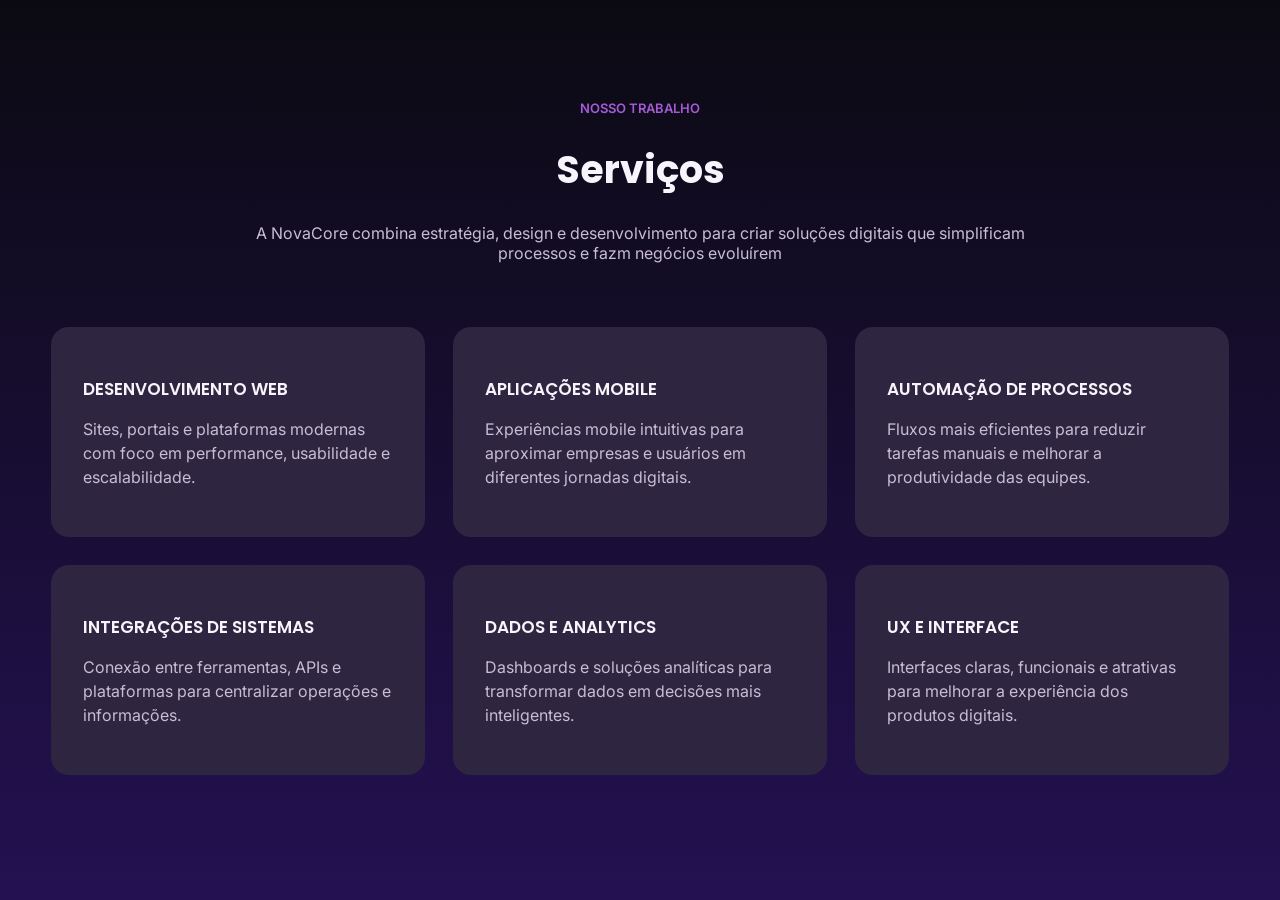
<file: exercicio-15-09-26/index.html>
<!DOCTYPE html>
<html lang="en">
<head>
    <meta charset="UTF-8">
    <meta name="viewport" content="width=device-width, initial-scale=1.0">
    <title>Document</title>
    <link rel="stylesheet" href="style.css">

    <link rel="preconnect" href="https://fonts.googleapis.com">
    <link rel="preconnect" href="https://fonts.gstatic.com" crossorigin>
    <link href="https://fonts.googleapis.com/css2?family=Inter:ital,opsz,wght@0,14..32,100..900;1,14..32,100..900&family=Poppins:ital,wght@0,100;0,200;0,300;0,400;0,500;0,600;0,700;0,800;0,900;1,100;1,200;1,300;1,400;1,500;1,600;1,700;1,800;1,900&display=swap" rel="stylesheet">

</head>
<body>
    <section class="servicos">
       <div class="cabecalho">
        <p class="sobrancelha">nosso trabalho</p>
        <h1 class="titulo">serviços</h1>
        <p class="desc">A NovaCore combina estratégia, design e desenvolvimento para criar soluções digitais que simplificam processos e fazm negócios evoluírem</p>
       </div> 
       <div class="conteudo">

        <div class="card"><h5 class="cardnome">Desenvolvimento Web</h5><p class="cardtexto">Sites, portais e plataformas modernas com foco em performance, usabilidade e escalabilidade.</p></div>

        <div class="card"><h5 class="cardnome">Aplicações Mobile</h5><p class="cardtexto">Experiências mobile intuitivas para aproximar empresas e usuários em diferentes jornadas digitais.</p></div>
        
        <div class="card"><h5 class="cardnome">Automação de Processos</h5><p class="cardtexto">Fluxos mais eficientes para reduzir tarefas manuais e melhorar a produtividade das equipes.</p></div>

        <div class="card"><h5 class="cardnome">Integrações de Sistemas</h5><p class="cardtexto">Conexão entre ferramentas, APIs e plataformas para centralizar operações e informações.</p></div>

        <div class="card"><h5 class="cardnome">Dados e Analytics</h5><p class="cardtexto">Dashboards e soluções analíticas para transformar dados em decisões mais inteligentes.</p></div>

        <div class="card"><h5 class="cardnome">UX e Interface</h5><p class="cardtexto">Interfaces claras, funcionais e atrativas para melhorar a experiência dos produtos digitais.</p></div>

       </div> 
    </section>
</body>
</html>
</file>
<file: exercicio-15-09-26/style.css>
*{
 box-sizing: border-box;
 margin: 0;
 padding: 0;
}
:root{
    --cor-sobrancelha: #a55ad7;
    --cor-fundo:#0b0a12;
    --cor-texto: #f7f4fb;
    --cor-desc: #c8bdd4;
    --font-desc: Inter;
    --font-titulo: Poppins;

    --cor-card:#2E2540;
}

section{
    min-height: 100vh;
    background-color: var(--cor-fundo)
}
.servicos{
    background: linear-gradient(
        var(--cor-fundo),
        rgba(21, 1, 70, 0.938)
    );
}
.cabecalho{
    margin: 0 auto;
    display: flex;
    flex-direction: column;
    justify-content: center;
    align-items: center;
    padding-top: 100px;
}
.sobrancelha{
    color: var(--cor-sobrancelha);
    text-transform: uppercase;
    font-family: var(--font-desc);
    font-weight: 600;
    font-size: 13px;
    letter-spacing: 18%;
}
.titulo{
    color: var(--cor-texto);
    margin: 25px 0;
    text-transform: capitalize;
    font-family: var(--font-titulo);
    font-size: 38px;
    font-weight: 700;
}
.desc{
    color: var(--cor-desc);
    font-family: var(--font-desc);
    font-size: 16px;
    font-weight: 400;
    max-width: 820px;
    text-align: center;
}
.conteudo{
    display: grid;
    gap: 28px;
    grid-template-columns: repeat(3, 374px);
    grid-template-rows: repeat(2,210px);
    justify-content: center;
    margin: 64px;
}

.card{
    display: flex;
    flex-direction: column;
    justify-content: center;
    align-items: center;
    width: 374px;
    height: 210px;
    border-radius: 18px;
    background-color: var(--cor-card);
}
.cardnome {
    color: var(--cor-texto);
    font-family: var(--font-titulo);
    width: 310px;
    font-size: 17px;
    font-weight: 600;
    text-transform: uppercase;
    margin-bottom: 15px;
}
.cardtexto{
    color: var(--cor-desc);
    font-family: var(--font-desc);
    width: 310px;
    height: 72px;
    font-size: 16px;
    line-height: 150%;
    font-weight: 400;
}

@media (max-width: 600px){
    .conteudo{

        grid-template-columns: repeat(1, 374px);
        grid-template-rows: repeat(6,210px);
        padding-bottom: 40px;
        
    }
}
</file>
